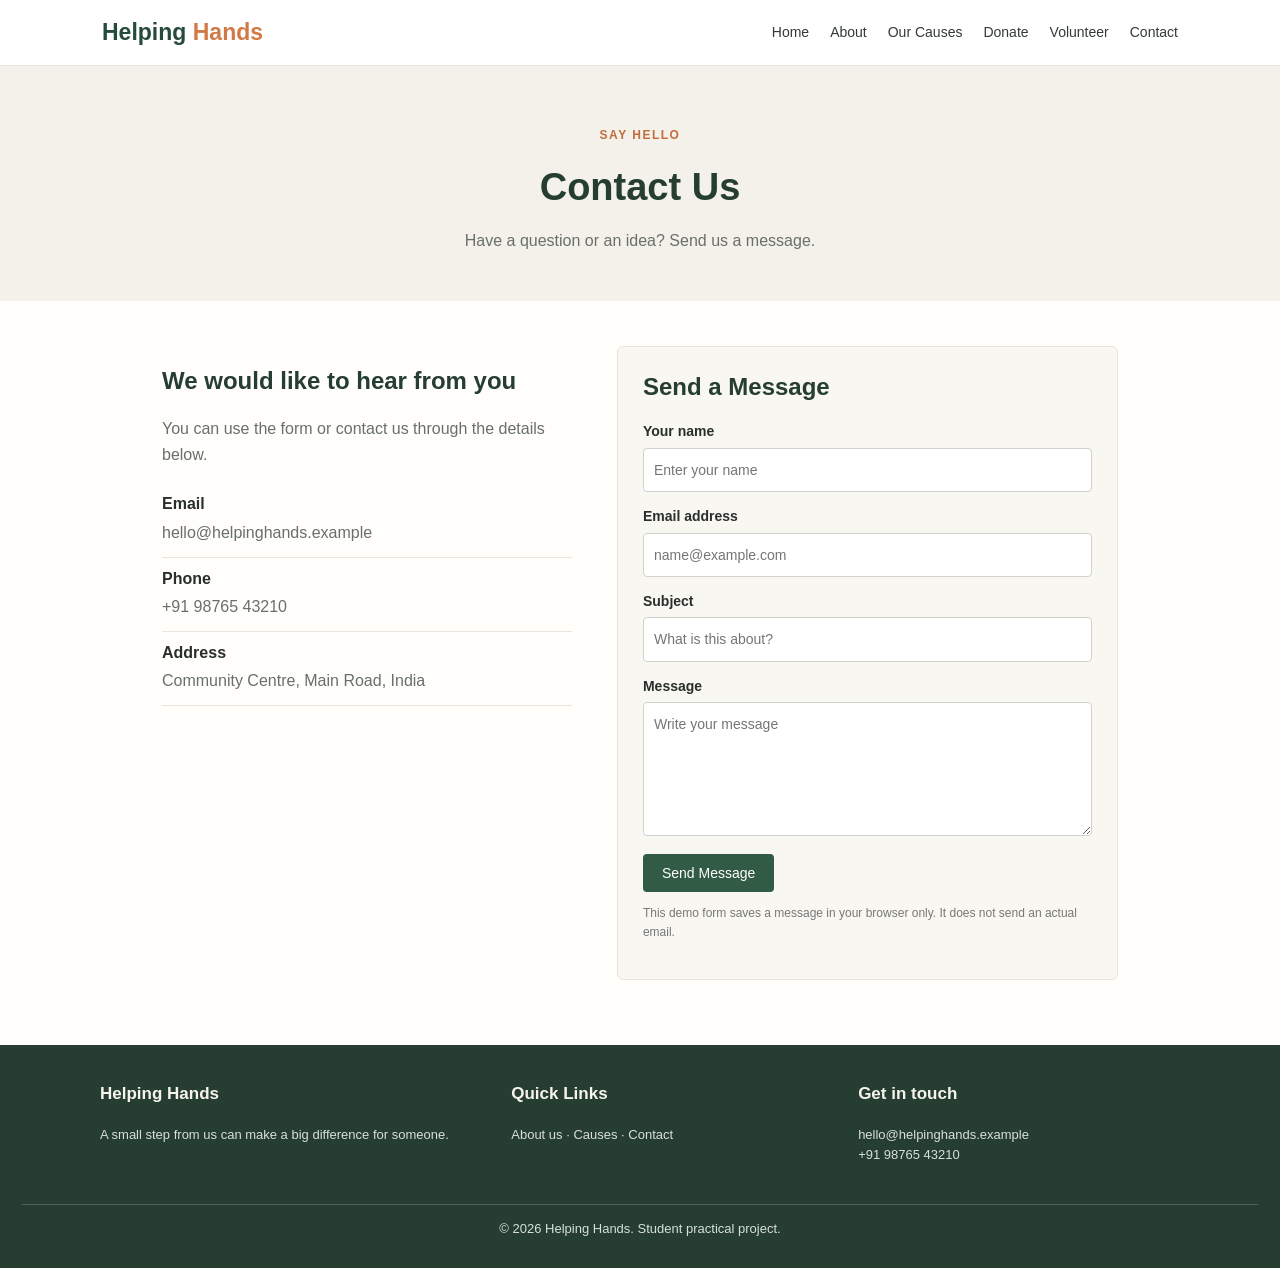
<file: contact.html>
<!DOCTYPE html>
<html lang="en">
<head>
  <meta charset="UTF-8">
  <meta name="viewport" content="width=device-width, initial-scale=1.0">
  <title>Contact | Helping Hands</title>
  <link rel="stylesheet" href="css/style.css">
</head>
<body>
<header class="site-header">
  <div class="top-bar">
    <a class="logo" href="index.html">Helping <span>Hands</span></a>
    <button class="menu-button" id="menuButton" aria-label="Open navigation" aria-expanded="false">☰</button>
    <nav class="nav-links" id="navLinks">
      <a href="index.html">Home</a>
      <a href="about.html">About</a>
      <a href="causes.html">Our Causes</a>
      <a href="donate.html">Donate</a>
      <a href="volunteer.html">Volunteer</a>
      <a href="contact.html">Contact</a>
    </nav>
  </div>
</header>
<main>
  <section class="page-heading"><p class="small-heading">SAY HELLO</p><h1>Contact Us</h1><p>Have a question or an idea? Send us a message.</p></section>
  <section class="form-section contact-layout">
    <div class="form-intro"><h2>We would like to hear from you</h2><p>You can use the form or contact us through the details below.</p><div class="contact-detail"><strong>Email</strong><p>hello@helpinghands.example</p></div><div class="contact-detail"><strong>Phone</strong><p>+91 98765 43210</p></div><div class="contact-detail"><strong>Address</strong><p>Community Centre, Main Road, India</p></div></div>
    <form id="contactForm" class="simple-form">
      <h2>Send a Message</h2>
      <label for="contactName">Your name</label><input id="contactName" type="text" required placeholder="Enter your name">
      <label for="contactEmail">Email address</label><input id="contactEmail" type="email" required placeholder="name@example.com">
      <label for="contactSubject">Subject</label><input id="contactSubject" type="text" required placeholder="What is this about?">
      <label for="contactText">Message</label><textarea id="contactText" rows="5" required placeholder="Write your message"></textarea>
      <button class="button" type="submit">Send Message</button>
      <p id="contactMessage" class="form-message" aria-live="polite"></p>
      <p class="small-note">This demo form saves a message in your browser only. It does not send an actual email.</p>
    </form>
  </section>
</main>
<footer class="site-footer">
  <div class="footer-content">
    <div>
      <h3>Helping Hands</h3>
      <p>A small step from us can make a big difference for someone.</p>
    </div>
    <div>
      <h3>Quick Links</h3>
      <p><a href="about.html">About us</a> · <a href="causes.html">Causes</a> · <a href="contact.html">Contact</a></p>
    </div>
    <div>
      <h3>Get in touch</h3>
      <p>hello@helpinghands.example<br>+91 98765 43210</p>
    </div>
  </div>
  <p class="copyright">© 2026 Helping Hands. Student practical project.</p>
</footer>
<script src="js/script.js"></script>
</body>
</html>
</file>
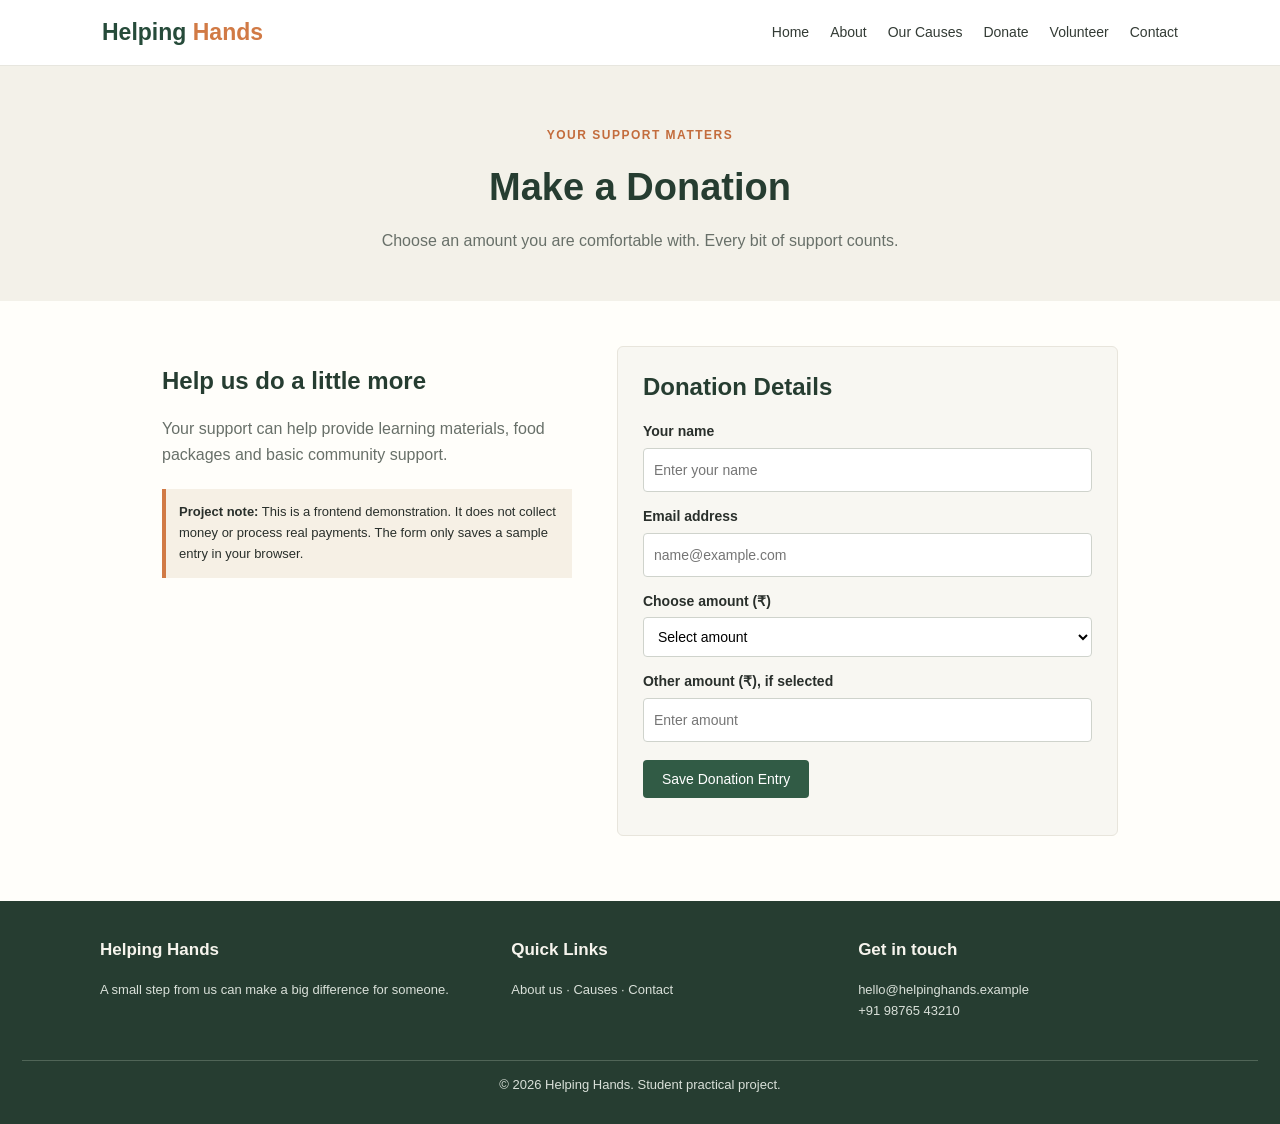
<file: donate.html>
<!DOCTYPE html>
<html lang="en">
<head>
  <meta charset="UTF-8">
  <meta name="viewport" content="width=device-width, initial-scale=1.0">
  <title>Donate | Helping Hands</title>
  <link rel="stylesheet" href="css/style.css">
</head>
<body>
<header class="site-header">
  <div class="top-bar">
    <a class="logo" href="index.html">Helping <span>Hands</span></a>
    <button class="menu-button" id="menuButton" aria-label="Open navigation" aria-expanded="false">☰</button>
    <nav class="nav-links" id="navLinks">
      <a href="index.html">Home</a>
      <a href="about.html">About</a>
      <a href="causes.html">Our Causes</a>
      <a href="donate.html">Donate</a>
      <a href="volunteer.html">Volunteer</a>
      <a href="contact.html">Contact</a>
    </nav>
  </div>
</header>
<main>
  <section class="page-heading"><p class="small-heading">YOUR SUPPORT MATTERS</p><h1>Make a Donation</h1><p>Choose an amount you are comfortable with. Every bit of support counts.</p></section>
  <section class="form-section">
    <div class="form-intro"><h2>Help us do a little more</h2><p>Your support can help provide learning materials, food packages and basic community support.</p><div class="notice"><strong>Project note:</strong> This is a frontend demonstration. It does not collect money or process real payments. The form only saves a sample entry in your browser.</div></div>
    <form id="donationForm" class="simple-form">
      <h2>Donation Details</h2>
      <label for="donorName">Your name</label><input type="text" id="donorName" required placeholder="Enter your name">
      <label for="donorEmail">Email address</label><input type="email" id="donorEmail" required placeholder="name@example.com">
      <label for="donationAmount">Choose amount (₹)</label>
      <select id="donationAmount" required><option value="">Select amount</option><option value="100">₹100</option><option value="250">₹250</option><option value="500">₹500</option><option value="1000">₹1,000</option><option value="other">Other amount</option></select>
      <label for="customAmount">Other amount (₹), if selected</label><input type="number" id="customAmount" min="1" placeholder="Enter amount">
      <button class="button" type="submit">Save Donation Entry</button>
      <p id="donationMessage" class="form-message" aria-live="polite"></p>
    </form>
  </section>
</main>
<footer class="site-footer">
  <div class="footer-content">
    <div>
      <h3>Helping Hands</h3>
      <p>A small step from us can make a big difference for someone.</p>
    </div>
    <div>
      <h3>Quick Links</h3>
      <p><a href="about.html">About us</a> · <a href="causes.html">Causes</a> · <a href="contact.html">Contact</a></p>
    </div>
    <div>
      <h3>Get in touch</h3>
      <p>hello@helpinghands.example<br>+91 98765 43210</p>
    </div>
  </div>
  <p class="copyright">© 2026 Helping Hands. Student practical project.</p>
</footer>
<script src="js/script.js"></script>
</body>
</html>
</file>
<file: css/style.css>
/* Basic styling for the Helping Hands website */

* {
  box-sizing: border-box;
}

body {
  margin: 0;
  font-family: Arial, Helvetica, sans-serif;
  color: #292f2b;
  background-color: #fffefa;
  line-height: 1.6;
}

.site-header {
  background-color: white;
  border-bottom: 1px solid #e7e6df;
}

.top-bar {
  max-width: 1120px;
  margin: auto;
  padding: 14px 22px;
  display: flex;
  justify-content: space-between;
  align-items: center;
}

.logo {
  color: #264b3a;
  text-decoration: none;
  font-size: 23px;
  font-weight: bold;
}

.logo span {
  color: #d17a45;
}

.nav-links {
  display: flex;
  gap: 21px;
  align-items: center;
}

.nav-links a {
  color: #333b35;
  text-decoration: none;
  font-size: 14px;
}

.nav-links a:hover {
  color: #d17a45;
}

.menu-button {
  display: none;
  border: 0;
  background: #264b3a;
  color: white;
  padding: 7px 11px;
  font-size: 20px;
  border-radius: 4px;
}

.hero {
  max-width: 1120px;
  margin: 35px auto 55px;
  padding: 0 22px;
  display: grid;
  grid-template-columns: 1fr 1fr;
  gap: 35px;
  align-items: center;
}

.hero-text h1 {
  font-size: 48px;
  line-height: 1.12;
  margin: 10px 0 18px;
  color: #263d31;
}

.hero-text h1 span {
  color: #d17a45;
}

.hero-text p:not(.small-heading) {
  max-width: 480px;
  color: #646c65;
}

.small-heading {
  color: #c36c3c;
  letter-spacing: 1.5px;
  font-size: 12px;
  font-weight: bold;
}

.hero-image img {
  display: block;
  width: 100%;
  height: 365px;
  object-fit: cover;
  border-radius: 8px;
}

.hero-buttons {
  display: flex;
  gap: 12px;
  margin-top: 25px;
  flex-wrap: wrap;
}

.button {
  display: inline-block;
  border: none;
  background: #315b45;
  color: white;
  padding: 11px 19px;
  border-radius: 4px;
  text-decoration: none;
  font-size: 14px;
  cursor: pointer;
}

.button:hover {
  background: #244533;
}

.button-light {
  background: #f3e9dd;
  color: #4b4b3e;
}

.button-light:hover {
  background: #eadbc9;
}

.intro-section, .causes-section {
  max-width: 1120px;
  margin: 0 auto;
  padding: 35px 22px 65px;
  text-align: center;
}

h2 {
  color: #263d31;
  line-height: 1.25;
}

.intro-section h2, .soft-section h2 {
  font-size: 31px;
  margin: 8px 0;
}

.section-note {
  max-width: 650px;
  margin: 12px auto 28px;
  color: #687069;
}

.three-cards {
  display: grid;
  grid-template-columns: repeat(3, 1fr);
  gap: 20px;
  margin-top: 28px;
  text-align: left;
}

.info-card {
  padding: 23px;
  background: #f7f5ef;
  border: 1px solid #e9e5db;
  border-radius: 6px;
}

.info-card h3, .cause-info h3 {
  color: #304b3a;
  margin: 8px 0;
}

.info-card p, .cause-info p {
  color: #687069;
  font-size: 14px;
  margin-bottom: 0;
}

.card-icon {
  font-size: 27px;
}

.text-link {
  display: inline-block;
  color: #b65f34;
  font-weight: bold;
  text-decoration: none;
  margin-top: 18px;
  font-size: 14px;
}

.text-link:hover {
  text-decoration: underline;
}

.home-callout {
  background: #edf1e9;
  max-width: 1076px;
  margin: 0 auto 65px;
  padding: 28px 32px;
  border-radius: 7px;
  display: flex;
  align-items: center;
  justify-content: space-between;
  gap: 20px;
}

.home-callout h2 {
  margin: 5px 0;
}

.page-heading {
  text-align: center;
  background: #f3f1e9;
  padding: 48px 20px;
}

.page-heading h1 {
  margin: 5px 0 10px;
  font-size: 38px;
  color: #263d31;
}

.page-heading p:last-child {
  color: #687069;
  margin: 0 auto;
  max-width: 620px;
}

.section-gap {
  margin-top: 48px;
  margin-bottom: 55px;
}

.two-column {
  max-width: 1050px;
  padding: 0 22px;
  margin-left: auto;
  margin-right: auto;
  display: grid;
  grid-template-columns: 1fr 1fr;
  gap: 38px;
  align-items: center;
}

.rounded-image {
  display: block;
  width: 100%;
  max-height: 350px;
  object-fit: cover;
  border-radius: 7px;
}

.side-text p {
  color: #687069;
}

.soft-section {
  background: #f5f4ed;
  padding: 42px 22px 60px;
  text-align: center;
}

.soft-section .three-cards {
  max-width: 1050px;
  margin-left: auto;
  margin-right: auto;
}

.filter-buttons {
  display: flex;
  justify-content: center;
  gap: 9px;
  flex-wrap: wrap;
  margin-bottom: 25px;
}

.filter-button {
  border: 1px solid #cdd5cb;
  background: white;
  color: #405044;
  padding: 8px 17px;
  border-radius: 4px;
  cursor: pointer;
}

.filter-button.active, .filter-button:hover {
  background: #315b45;
  color: white;
}

.cause-card {
  border: 1px solid #e8e5dc;
  border-radius: 6px;
  overflow: hidden;
  background: white;
}

.cause-card img {
  width: 100%;
  height: 190px;
  object-fit: cover;
  display: block;
}

.cause-info {
  padding: 17px;
}

.tag {
  background: #f5e9dc;
  color: #a85832;
  padding: 4px 9px;
  border-radius: 3px;
  font-size: 11px;
}

.form-section {
  max-width: 1000px;
  margin: 45px auto 65px;
  padding: 0 22px;
  display: grid;
  grid-template-columns: 0.9fr 1.1fr;
  gap: 45px;
  align-items: start;
}

.form-intro p {
  color: #687069;
}

.notice {
  background: #f6f0e5;
  border-left: 4px solid #d17a45;
  padding: 13px;
  margin-top: 22px;
  font-size: 13px;
}

.simple-form {
  background: #f8f7f2;
  padding: 25px;
  border: 1px solid #e8e5dc;
  border-radius: 6px;
}

.simple-form h2 {
  margin-top: 0;
  margin-bottom: 18px;
}

.simple-form label {
  display: block;
  margin: 13px 0 5px;
  font-size: 14px;
  font-weight: bold;
}

.simple-form input, .simple-form select, .simple-form textarea {
  display: block;
  width: 100%;
  padding: 10px;
  border: 1px solid #cfd3cc;
  border-radius: 4px;
  background: white;
  font: inherit;
  font-size: 14px;
}

.simple-form input:focus, .simple-form select:focus, .simple-form textarea:focus {
  outline: 2px solid #bdd0c1;
  border-color: #52765d;
}

.simple-form .button {
  margin-top: 18px;
}

.form-message {
  margin: 12px 0 0;
  color: #2e6845;
  font-weight: bold;
  font-size: 14px;
}

.small-note {
  font-size: 12px;
  color: #777;
}

.contact-detail {
  border-bottom: 1px solid #e8e5dc;
  padding: 8px 0;
}

.contact-detail p {
  margin: 3px 0;
}

.site-footer {
  background: #263d31;
  color: #f6f4ed;
  padding: 35px 22px 15px;
}

.footer-content {
  max-width: 1080px;
  margin: auto;
  display: grid;
  grid-template-columns: 1.2fr 1fr 1fr;
  gap: 25px;
}

.site-footer h3 {
  margin-top: 0;
  font-size: 17px;
}

.site-footer p, .site-footer a {
  color: #d9e0d9;
  font-size: 13px;
  text-decoration: none;
}

.site-footer a:hover {
  text-decoration: underline;
}

.copyright {
  text-align: center;
  border-top: 1px solid #506557;
  padding-top: 14px;
  margin-top: 25px;
}

@media (max-width: 760px) {
  .top-bar {
    flex-wrap: wrap;
  }

  .menu-button {
    display: block;
  }

  .nav-links {
    display: none;
    width: 100%;
    flex-direction: column;
    align-items: flex-start;
    gap: 0;
    padding-top: 12px;
  }

  .nav-links.show {
    display: flex;
  }

  .nav-links a {
    width: 100%;
    padding: 9px 0;
  }

  .hero, .two-column, .form-section {
    grid-template-columns: 1fr;
  }

  .hero {
    margin-top: 22px;
    gap: 23px;
  }

  .hero-text h1 {
    font-size: 36px;
  }

  .hero-image img {
    height: 250px;
  }

  .three-cards {
    grid-template-columns: 1fr;
  }

  .home-callout {
    margin-left: 15px;
    margin-right: 15px;
    flex-direction: column;
    align-items: flex-start;
  }

  .page-heading h1 {
    font-size: 31px;
  }

  .footer-content {
    grid-template-columns: 1fr;
    gap: 12px;
  }
}
</file>
